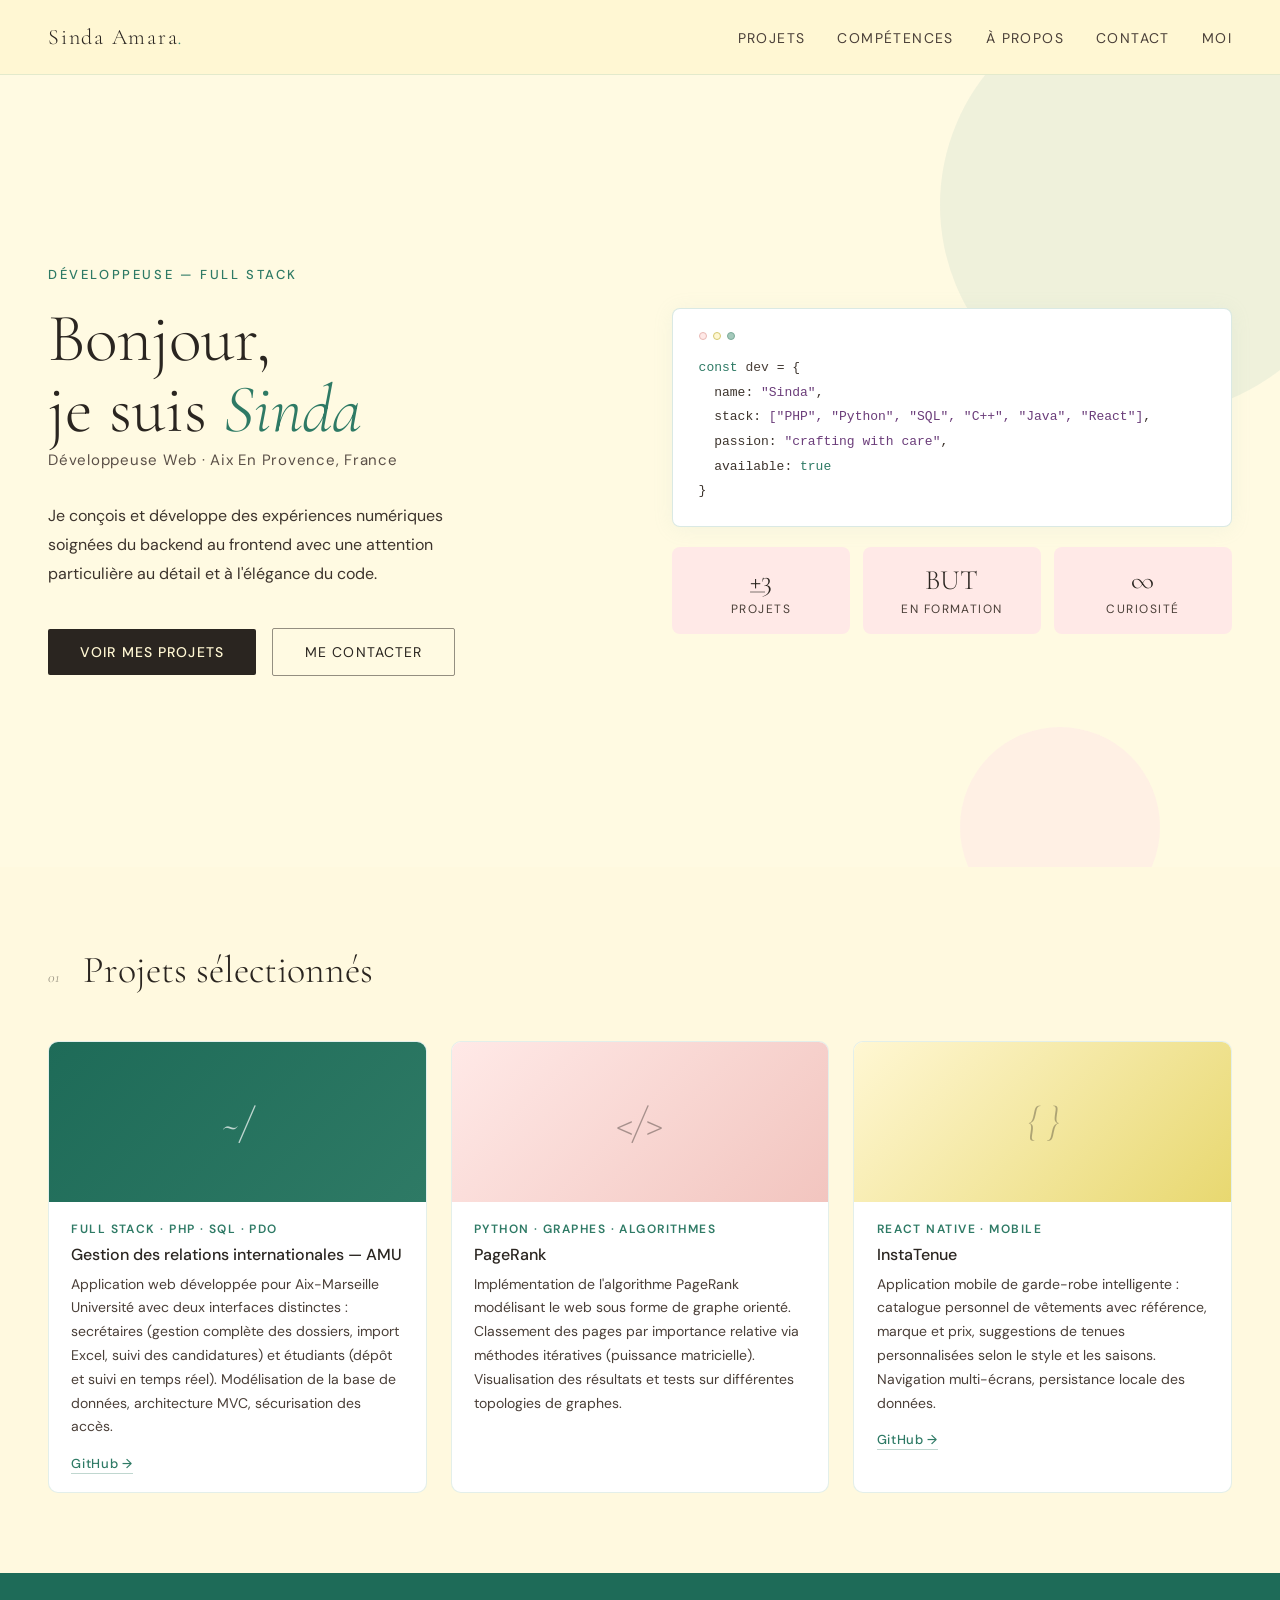
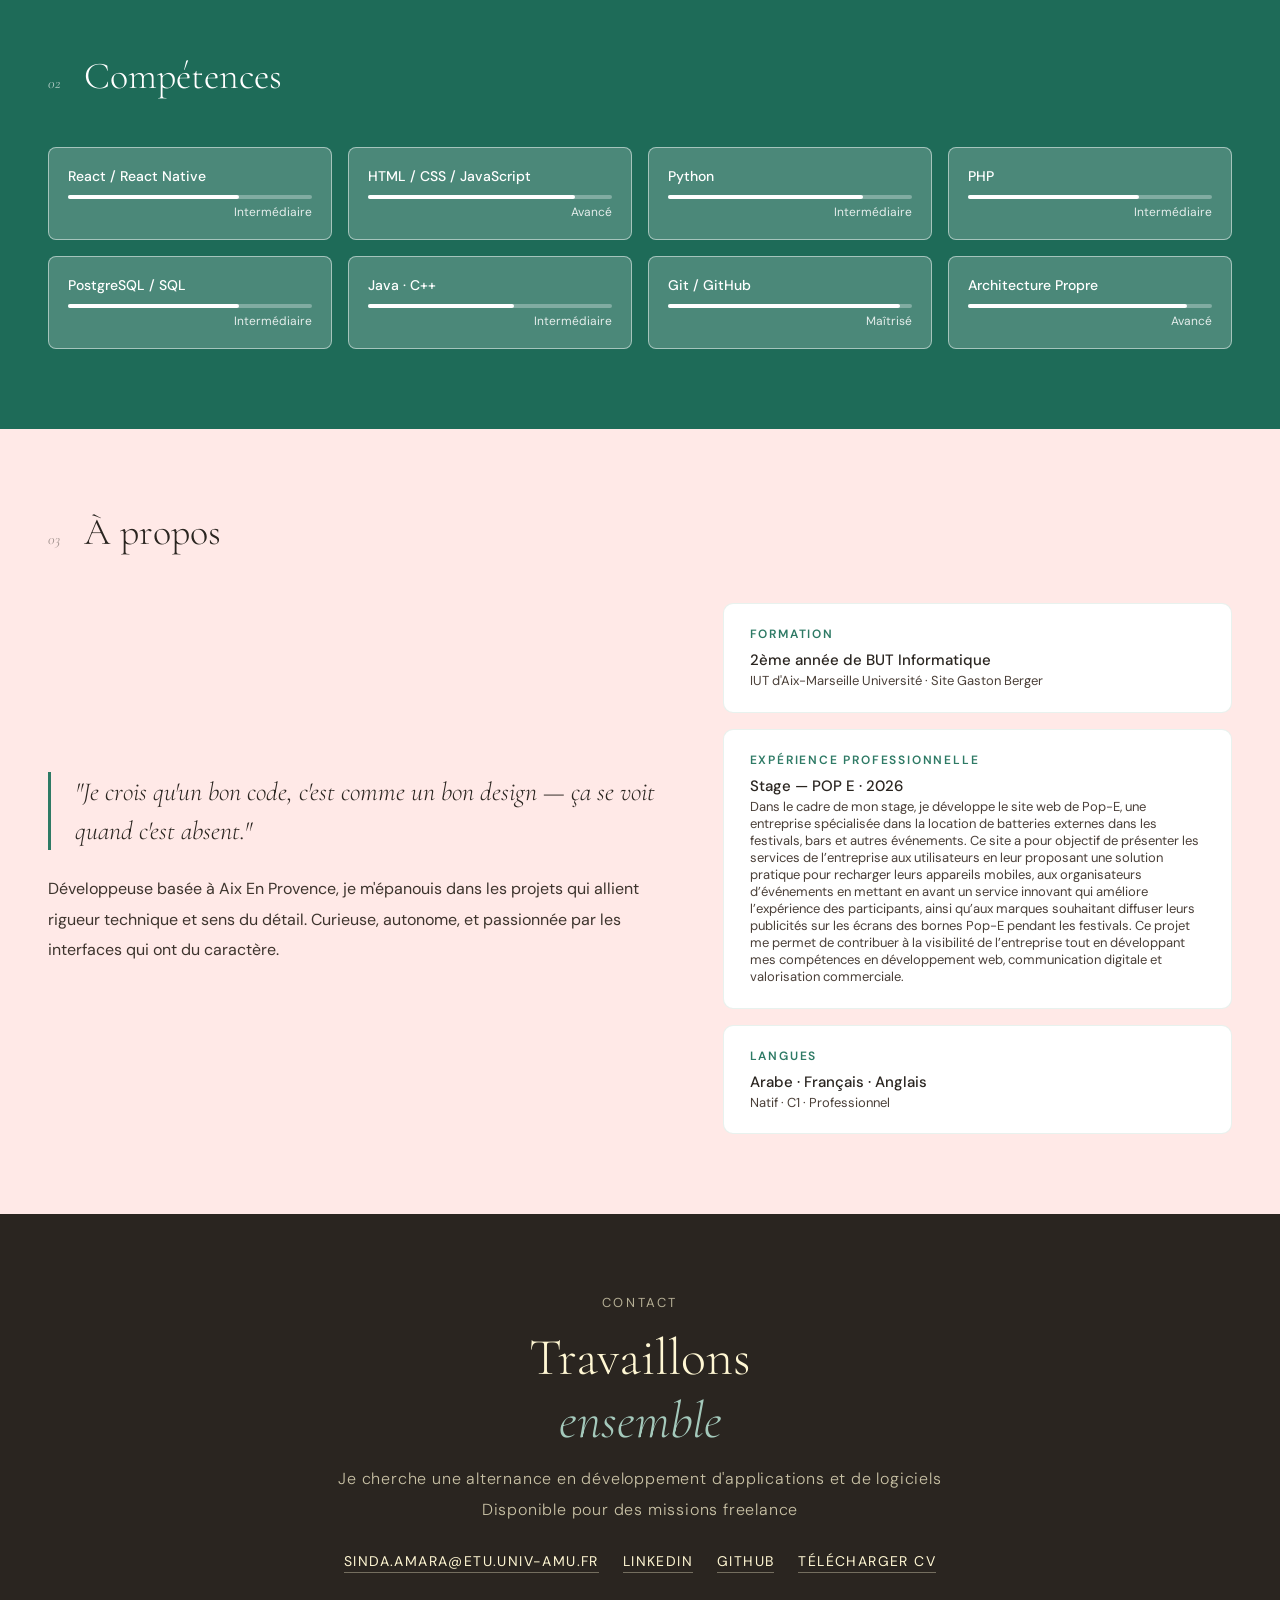
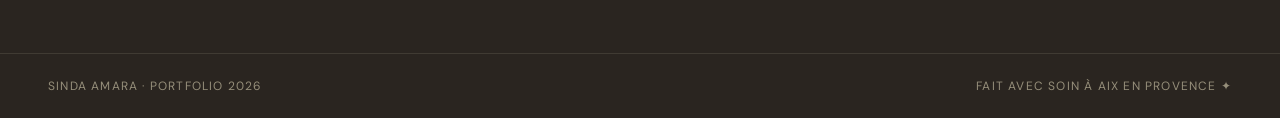
<file: index.html>
<!DOCTYPE html>
<html lang="fr">
<head>
  <meta charset="UTF-8" />
  <meta name="viewport" content="width=device-width, initial-scale=1.0" />
  <title>Portfolio — Sinda Amara</title>
  <link href="https://fonts.googleapis.com/css2?family=Cormorant+Garamond:ital,wght@0,300;0,400;1,300;1,400&family=DM+Sans:wght@300;400;500&display=swap" rel="stylesheet" />
  <link rel="stylesheet" href="style.css" />
</head>
<body>

  <!-- NAV -->
  <nav>
    <span class="nav-logo">Sinda Amara<em>.</em></span>
    <ul class="nav-links">
      <li><a href="#projets">Projets</a></li>
      <li><a href="#competences">Compétences</a></li>
      <li><a href="#apropos">À propos</a></li>
      <li><a href="#contact">Contact</a></li>
      <li><a href="moi.html">Moi</a></li>
    </ul>
    <button class="burger" id="burger" aria-label="Menu">
      <span></span>
      <span></span>
      <span></span>
    </button>
  </nav>

  <!-- HERO -->
  <section class="hero">
    <div class="hero-text">
      <p class="hero-eyebrow">Développeuse — Full Stack</p>
      <h1 class="hero-name">Bonjour,<br>je suis <em>Sinda</em></h1>
      <p class="hero-title">Développeuse Web · Aix En Provence, France</p>
      <p class="hero-desc">Je conçois et développe des expériences numériques soignées du backend au frontend avec une attention particulière au détail et à l'élégance du code.</p>
      <div class="hero-cta">
        <button class="btn-primary" onclick="document.getElementById('projets').scrollIntoView({behavior:'smooth'})">Voir mes projets</button>
        <button class="btn-ghost" onclick="document.getElementById('contact').scrollIntoView({behavior:'smooth'})">Me contacter</button>
      </div>
    </div>
    <div class="hero-visual">
      <div class="code-card">
        <div class="code-card-header">
          <div class="dot dot-r"></div>
          <div class="dot dot-y"></div>
          <div class="dot dot-g"></div>
        </div>
        <div class="code-line"><span class="kw">const</span> <span class="fn">dev</span> = {</div>
        <div class="code-line">&nbsp;&nbsp;name: <span class="str">"Sinda"</span>,</div>
        <div class="code-line">&nbsp;&nbsp;stack: <span class="str">["PHP", "Python", "SQL", "C++", "Java", "React"]</span>,</div>
        <div class="code-line">&nbsp;&nbsp;passion: <span class="str">"crafting with care"</span>,</div>
        <div class="code-line">&nbsp;&nbsp;available: <span class="kw">true</span></div>
        <div class="code-line">}</div>
      </div>
      <div class="stat-row">
        <!-- Lien cliquable vers la section projets -->
        <a href="#projets" class="stat-card stat-card-link" title="Voir tous les projets">
          <span class="stat-number">+3</span>
          <span class="stat-label">Projets</span>
        </a>
        <div class="stat-card">
          <!-- Remplacé "2 ans d'expérience" par quelque chose d'honnête -->
          <span class="stat-number">BUT</span>
          <span class="stat-label">En formation</span>
        </div>
        <div class="stat-card">
          <span class="stat-number">∞</span>
          <span class="stat-label">Curiosité</span>
        </div>
      </div>
    </div>
  </section>

  <!-- PROJETS -->
  <section class="section section-cream" id="projets">
    <div class="section-header">
      <span class="section-num">01</span>
      <h2 class="section-title">Projets sélectionnés</h2>
    </div>
    <div class="projects-grid">

      <div class="project-card">
        <div class="project-thumb thumb-1">~/</div>
        <div class="project-info">
          <p class="project-tag">Full Stack · PHP · SQL · PDO</p>
          <p class="project-name">Gestion des relations internationales — AMU</p>
          <p class="project-desc">Application web développée pour Aix-Marseille Université avec deux interfaces distinctes : secrétaires (gestion complète des dossiers, import Excel, suivi des candidatures) et étudiants (dépôt et suivi en temps réel). Modélisation de la base de données, architecture MVC, sécurisation des accès.</p>
          <div class="project-links">
            <a class="project-link" href="https://github.com/adam-KUROPATWA-BUTTE/SAE_GROUPE14_RI" target="_blank">GitHub →</a>
          </div>
        </div>
      </div>

      <div class="project-card">
        <div class="project-thumb thumb-2">&lt;/&gt;</div>
        <div class="project-info">
          <p class="project-tag">Python · Graphes · Algorithmes</p>
          <p class="project-name">PageRank</p>
          <p class="project-desc">Implémentation de l'algorithme PageRank modélisant le web sous forme de graphe orienté. Classement des pages par importance relative via méthodes itératives (puissance matricielle). Visualisation des résultats et tests sur différentes topologies de graphes.</p>
         
        </div>
      </div>

      <div class="project-card">
        <div class="project-thumb thumb-3">{ }</div>
        <div class="project-info">
          <p class="project-tag">React Native · Mobile</p>
          <p class="project-name">InstaTenue</p>
          <p class="project-desc">Application mobile de garde-robe intelligente : catalogue personnel de vêtements avec référence, marque et prix, suggestions de tenues personnalisées selon le style et les saisons. Navigation multi-écrans, persistance locale des données.</p>
          <div class="project-links">
            <a class="project-link" href="https://github.com/sindaAmara/InstaTenue_projet" target="_blank">GitHub →</a>
          </div>
        </div>
      </div>

      
    </div>
  </section>

  <!-- COMPÉTENCES -->
  <section class="section section-mint" id="competences">
    <div class="section-header">
      <span class="section-num">02</span>
      <h2 class="section-title">Compétences</h2>
    </div>
    <div class="skills-grid">
      <div class="skill-item">
        <p class="skill-name">React / React Native</p>
        <div class="skill-bar-bg"><div class="skill-bar" style="width:70%"></div></div>
        <p class="skill-level">Intermédiaire</p>
      </div>
      <div class="skill-item">
        <p class="skill-name">HTML / CSS / JavaScript</p>
        <div class="skill-bar-bg"><div class="skill-bar" style="width:85%"></div></div>
        <p class="skill-level">Avancé</p>
      </div>
      <div class="skill-item">
        <p class="skill-name">Python</p>
        <div class="skill-bar-bg"><div class="skill-bar" style="width:80%"></div></div>
        <p class="skill-level">Intermédiaire</p>
      </div>
      <div class="skill-item">
        <p class="skill-name">PHP</p>
        <div class="skill-bar-bg"><div class="skill-bar" style="width:70%"></div></div>
        <p class="skill-level">Intermédiaire</p>
      </div>
      <div class="skill-item">
        <p class="skill-name">PostgreSQL / SQL</p>
        <div class="skill-bar-bg"><div class="skill-bar" style="width:70%"></div></div>
        <p class="skill-level">Intermédiaire</p>
      </div>
      <div class="skill-item">
        <p class="skill-name">Java · C++</p>
        <div class="skill-bar-bg"><div class="skill-bar" style="width:60%"></div></div>
        <p class="skill-level">Intermédiaire</p>
      </div>
      <div class="skill-item">
        <p class="skill-name">Git / GitHub</p>
        <div class="skill-bar-bg"><div class="skill-bar" style="width:95%"></div></div>
        <p class="skill-level">Maîtrisé</p>
      </div>
      <div class="skill-item">
        <p class="skill-name">Architecture Propre</p>
        <div class="skill-bar-bg"><div class="skill-bar" style="width:90%"></div></div>
        <p class="skill-level">Avancé</p>
      </div>
    </div>
  </section>

  <!-- À PROPOS -->
  <section class="section section-blush" id="apropos">
    <div class="section-header">
      <span class="section-num">03</span>
      <h2 class="section-title">À propos</h2>
    </div>
    <div class="about-grid">
      <div>
        <p class="about-quote">"Je crois qu'un bon code, c'est comme un bon design — ça se voit quand c'est absent."</p>
        <p class="about-text">Développeuse basée à Aix En Provence, je m'épanouis dans les projets qui allient rigueur technique et sens du détail. Curieuse, autonome, et passionnée par les interfaces qui ont du caractère.</p>
      </div>
      <div class="info-cards">
        <div class="info-card">
          <p class="info-card-label">Formation</p>
          <p class="info-card-title">2ème année de BUT Informatique</p>
          <p class="info-card-sub">IUT d'Aix-Marseille Université · Site Gaston Berger</p>
        </div>
        <div class="info-card">
          <p class="info-card-label">Expérience professionnelle</p>
          <p class="info-card-title">Stage — POP E · 2026 </p>
          <p class="info-card-sub">Dans le cadre de mon stage, je développe le site web de Pop-E, une entreprise spécialisée dans la location de batteries externes dans les festivals, bars et autres événements. Ce site a pour objectif de présenter les services de l’entreprise aux utilisateurs en leur proposant une solution pratique pour recharger leurs appareils mobiles, aux organisateurs d’événements en mettant en avant un service innovant qui améliore l’expérience des participants, ainsi qu’aux marques souhaitant diffuser leurs publicités sur les écrans des bornes Pop-E pendant les festivals. Ce projet me permet de contribuer à la visibilité de l’entreprise tout en développant mes compétences en développement web, communication digitale et valorisation commerciale.</p>
        </div>
        <div class="info-card">
          <p class="info-card-label">Langues</p>
          <p class="info-card-title">Arabe · Français · Anglais</p>
          <p class="info-card-sub">Natif  · C1 · Professionnel</p>
        </div>
      </div>
    </div>
  </section>

  <!-- CONTACT -->
  <section class="contact-section" id="contact">
    <p class="contact-eyebrow">Contact</p>
    <h2 class="contact-title">Travaillons<br><em>ensemble</em></h2>    
    <p class="contact-sub">Je cherche une alternance en développement d'applications et de logiciels</p>
    <p class="contact-sub">Disponible pour des missions freelance</p>
    <div class="contact-links">
      <a class="contact-link" href="mailto:sinda.amara@etu.univ-amu.fr">sinda.amara@etu.univ-amu.fr</a>
      <a class="contact-link" href="https://www.linkedin.com/in/sinda-amara-1ab328324/" target="_blank">LinkedIn</a>
      <a class="contact-link" href="https://github.com/sindaAmara" target="_blank">GitHub</a>
      <a class="contact-link" href="cv.pdf" target="_blank">Télécharger CV</a>
    </div>
  </section>

  <footer>
    <span>Sinda Amara · Portfolio 2026</span>
    <span>Fait avec soin à Aix En Provence ✦</span>
  </footer>

  <script>
  const burger = document.getElementById('burger');
  const navLinks = document.querySelector('.nav-links');
  burger.addEventListener('click', () => {
    burger.classList.toggle('open');
    navLinks.classList.toggle('open');
  });
  navLinks.querySelectorAll('a').forEach(a => {
    a.addEventListener('click', () => {
      burger.classList.remove('open');
      navLinks.classList.remove('open');
    });
  });
  </script>

</body>
</html>
</file>
<file: style.css>
* { box-sizing: border-box; margin: 0; padding: 0; }

body {
  font-family: 'DM Sans', sans-serif;
  background: #fffae2;
  color: #2a2520;
}

nav {
  display: flex;
  justify-content: space-between;
  align-items: center;
  padding: 1.5rem 3rem;
  background: #FFF7D3;
  border-bottom: 1px solid rgba(164,201,187,0.3);
  position: sticky;
  top: 0;
  z-index: 10;
}

.nav-logo {
  font-family: 'Cormorant Garamond', serif;
  font-size: 22px;
  font-weight: 300;
  letter-spacing: 0.08em;
  color: #2a2520;
}

.nav-logo em { font-style: italic; color: #3a8c76; }

.nav-links {
  display: flex;
  gap: 2rem;
  list-style: none;
}

.nav-links a {
  font-size: 14px; /* was 13px */
  font-weight: 400; /* was 300 — better readability */
  letter-spacing: 0.1em;
  text-decoration: none;
  color: #4a3f38; /* was #6b6057 — improved contrast */
  text-transform: uppercase;
  transition: color 0.2s;
}

.nav-links a:hover { color: #2a2520; }

/* ── HERO ── */
.hero {
  display: grid;
  grid-template-columns: 1fr 1fr;
  min-height: 88vh;
  padding: 0 3rem;
  align-items: center;
  gap: 4rem;
  position: relative;
  overflow: hidden;
}

.hero::before {
  content: '';
  position: absolute;
  right: -80px; top: -80px;
  width: 420px; height: 420px;
  background: #A4C9BB;
  border-radius: 50%;
  opacity: 0.18;
}

.hero::after {
  content: '';
  position: absolute;
  right: 120px; bottom: -60px;
  width: 200px; height: 200px;
  background: #FFE9E7;
  border-radius: 50%;
  opacity: 0.6;
}

.hero-text { position: relative; z-index: 1; }

.hero-eyebrow {
  font-size: 13px; /* was 11px */
  letter-spacing: 0.2em;
  text-transform: uppercase;
  color: #2e7a65; /* was #A4C9BB — much better contrast on cream */
  margin-bottom: 1.2rem;
  font-weight: 500;
}

.hero-name {
  font-family: 'Cormorant Garamond', serif;
  font-size: 68px;
  font-weight: 300;
  line-height: 1.05;
  color: #2a2520;
  margin-bottom: 0.3rem;
}

.hero-name em { font-style: italic; color: #2e7a65; } /* was #A4C9BB */

.hero-title {
  font-size: 15px; /* was 14px */
  font-weight: 400;
  color: #5a4f47; /* was #8a7a70 */
  letter-spacing: 0.05em;
  margin-bottom: 2rem;
}

.hero-desc {
  font-size: 16px; /* was 15px */
  line-height: 1.8;
  color: #3d342d; /* was #5a4f47 */
  max-width: 400px;
  margin-bottom: 2.5rem;
}

.hero-cta { display: flex; gap: 1rem; align-items: center; }

.btn-primary {
  background: #2a2520;
  color: #FFF7D3;
  border: none;
  padding: 0.85rem 2rem;
  font-family: 'DM Sans', sans-serif;
  font-size: 14px; /* was 13px */
  letter-spacing: 0.08em;
  cursor: pointer;
  border-radius: 2px;
  text-transform: uppercase;
  font-weight: 500;
  transition: opacity 0.2s;
}
.btn-primary:hover { opacity: 0.8; }

.btn-ghost {
  background: transparent;
  color: #2a2520;
  border: 1px solid rgba(42,37,32,0.5);
  padding: 0.85rem 2rem;
  font-family: 'DM Sans', sans-serif;
  font-size: 14px; /* was 13px */
  letter-spacing: 0.08em;
  cursor: pointer;
  border-radius: 2px;
  text-transform: uppercase;
  font-weight: 400;
  transition: background 0.2s;
}
.btn-ghost:hover { background: rgba(42,37,32,0.05); }

/* ── HERO VISUAL ── */
.hero-visual {
  display: flex;
  flex-direction: column;
  gap: 1.2rem;
  position: relative;
  z-index: 1;
}

.code-card {
  background: #fff;
  border: 1px solid rgba(164,201,187,0.4);
  border-radius: 8px;
  padding: 1.4rem 1.6rem;
  box-shadow: 0 2px 20px rgba(164,201,187,0.12);
}

.code-card-header {
  display: flex;
  align-items: center;
  gap: 6px;
  margin-bottom: 1rem;
}

.dot { width: 8px; height: 8px; border-radius: 50%; }
.dot-r { background: #FFE9E7; border: 1px solid #e8b8b4; }
.dot-y { background: #FFF7D3; border: 1px solid #d4c870; }
.dot-g { background: #A4C9BB; border: 1px solid #7aaa98; }

.code-line {
  font-family: 'Courier New', monospace;
  font-size: 13px; /* was 12px */
  line-height: 1.9;
  color: #3d342d; /* was #6b6057 — better contrast on white */
}
.code-line .kw  { color: #2e7a65; } /* was #A4C9BB — better contrast */
.code-line .str { color: #6b3d7a; } /* was #957586 — better contrast */
.code-line .fn  { color: #4a3f38; } /* was #8a7a70 — better contrast */

.stat-row {
  display: grid;
  grid-template-columns: repeat(3, 1fr);
  gap: 0.8rem;
}

.stat-card {
  background: #FFE9E7;
  border-radius: 8px;
  padding: 1rem;
  text-align: center;
}

/* Stat card as clickable link */
.stat-card-link {
  text-decoration: none;
  display: block;
  transition: transform 0.2s, box-shadow 0.2s;
}
.stat-card-link:hover {
  transform: translateY(-2px);
  box-shadow: 0 4px 16px rgba(42,37,32,0.12);
}
.stat-card-link .stat-number { text-decoration: underline; text-decoration-color: rgba(42,37,32,0.3); }

.stat-number {
  font-family: 'Cormorant Garamond', serif;
  font-size: 28px;
  font-weight: 300;
  color: #2a2520;
  display: block;
}

.stat-label {
  font-size: 12px; /* was 10px */
  text-transform: uppercase;
  letter-spacing: 0.12em;
  color: #4a3f38; /* was #8a7a70 */
  margin-top: 2px;
}

/* ── SECTIONS ── */
.section { padding: 5rem 3rem; }
.section-cream { background: #fff9df; }
.section-mint  { background: #1e6b58; } /* was #A4C9BB — much better contrast for white text */
.section-blush { background: #FFE9E7; }

/* Fix scroll offset caused by sticky nav */
.section,
.contact-section {
  scroll-margin-top: 72px;
}

.section-header {
  display: flex;
  align-items: baseline;
  gap: 1.5rem;
  margin-bottom: 3rem;
}

.section-num {
  font-family: 'Cormorant Garamond', serif;
  font-size: 15px; /* was 14px */
  color: rgba(42,37,32,0.45);
  font-style: italic;
}

.section-title {
  font-family: 'Cormorant Garamond', serif;
  font-size: 38px;
  font-weight: 300;
  color: #2a2520;
}

.section-mint .section-title { color: #fff; }
.section-mint .section-num   { color: rgba(255,255,255,0.65); }

/* ── PROJECTS ── */
.projects-grid {
  display: grid;
  grid-template-columns: repeat(3, 1fr);
  gap: 1.5rem;
}

.project-card {
  background: #fff;
  border-radius: 10px;
  overflow: hidden;
  border: 1px solid rgba(164,201,187,0.3);
  transition: transform 0.25s, box-shadow 0.25s;
}
.project-card:hover {
  transform: translateY(-4px);
  box-shadow: 0 8px 30px rgba(164,201,187,0.2);
}

.project-thumb {
  height: 160px;
  display: flex;
  align-items: center;
  justify-content: center;
  font-family: 'Cormorant Garamond', serif;
  font-size: 42px;
  font-weight: 300;
  font-style: italic;
}

.thumb-1 { background: linear-gradient(135deg, #1e6b58 0%, #2e7a65 100%); color: rgba(255,255,255,0.7); }
.thumb-2 { background: linear-gradient(135deg, #FFE9E7 0%, #f2c5bf 100%); color: rgba(42,37,32,0.4); }
.thumb-3 { background: linear-gradient(135deg, #FFF7D3 0%, #e8d870 100%); color: rgba(42,37,32,0.35); }

.project-info { padding: 1.2rem 1.4rem; }

.project-tag {
  font-size: 12px; /* was 10px */
  text-transform: uppercase;
  letter-spacing: 0.12em;
  color: #2e7a65; /* was #A4C9BB — better contrast on white */
  font-weight: 600;
  margin-bottom: 0.4rem;
}

.project-name {
  font-size: 16px; /* was 15px */
  font-weight: 500;
  color: #2a2520;
  margin-bottom: 0.5rem;
}

.project-desc {
  font-size: 14px; /* was 12px */
  color: #4a3f38; /* was #8a7a70 — better contrast */
  line-height: 1.7;
}

.project-links {
  margin-top: 0.8rem;
}

.project-link {
  font-size: 13px;
  color: #2e7a65;
  text-decoration: none;
  font-weight: 500;
  letter-spacing: 0.05em;
  border-bottom: 1px solid rgba(46,122,101,0.3);
  padding-bottom: 1px;
  transition: border-color 0.2s;
}
.project-link:hover { border-color: #2e7a65; }

/* ── SKILLS ── */
.skills-grid {
  display: grid;
  grid-template-columns: repeat(4, 1fr);
  gap: 1rem;
}

.skill-item {
  background: rgba(255,255,255,0.2);
  border: 1px solid rgba(255,255,255,0.5);
  border-radius: 8px;
  padding: 1.2rem;
}

.skill-name {
  font-size: 14px; /* was 13px */
  font-weight: 500;
  color: #fff;
  margin-bottom: 0.6rem;
}

.skill-bar-bg {
  height: 4px; /* was 3px */
  background: rgba(255,255,255,0.3);
  border-radius: 2px;
}

.skill-bar {
  height: 4px; /* was 3px */
  background: #fff;
  border-radius: 2px;
}

.skill-level {
  font-size: 12px; /* was 10px */
  color: rgba(255,255,255,0.85); /* was 0.6 — better contrast */
  margin-top: 5px;
  text-align: right;
}

/* ── ABOUT ── */
.about-grid {
  display: grid;
  grid-template-columns: 1.2fr 1fr;
  gap: 4rem;
  align-items: center;
}

.about-quote {
  font-family: 'Cormorant Garamond', serif;
  font-size: 26px;
  font-style: italic;
  font-weight: 300;
  color: #2a2520;
  line-height: 1.5;
  margin-bottom: 1.5rem;
  padding-left: 1.5rem;
  border-left: 3px solid #2e7a65;
}

.about-text {
  font-size: 16px;
  line-height: 1.9;
  color: #3d342d; /* was #5a4f47 */
}

.info-card {
  background: #fff;
  border-radius: 10px;
  padding: 1.4rem 1.6rem;
  border: 1px solid rgba(164,201,187,0.25);
}

.info-card-label {
  font-size: 12px; /* was 11px */
  text-transform: uppercase;
  letter-spacing: 0.15em;
  color: #2e7a65; /* was #A4C9BB */
  margin-bottom: 0.5rem;
  font-weight: 600;
}

.info-card-title {
  font-size: 15px; /* was 14px */
  font-weight: 500;
  color: #2a2520;
}

.info-card-sub {
  font-size: 13px; /* was 12px */
  color: #4a3f38; /* was #8a7a70 */
  margin-top: 2px;
}

/* ── CONTACT ── */
.contact-section {
  padding: 5rem 3rem;
  background: #2a2520;
  text-align: center;
}

.contact-eyebrow {
  font-size: 13px; /* was 11px */
  letter-spacing: 0.2em;
  text-transform: uppercase;
  color: rgba(255,247,211,0.65); /* was 0.4 */
  margin-bottom: 1rem;
}

.contact-title {
  font-family: 'Cormorant Garamond', serif;
  font-size: 52px;
  font-weight: 300;
  color: #FFF7D3;
  margin-bottom: 1rem;
  line-height: 1.2;
}

.contact-title em { color: #A4C9BB; font-style: italic; }

.contact-sub {
  color: rgba(255,247,211,0.75); /* was 0.5 — better readability */
  font-size: 16px; /* was 14px */
  font-weight: 300;
  margin-bottom: 0.6rem;
  letter-spacing: 0.05em;
}

.contact-links {
  display: flex;
  justify-content: center;
  gap: 1.5rem;
  flex-wrap: wrap;
  margin-top: 2rem;
}

.contact-link {
  color: #FFF7D3;
  text-decoration: none;
  font-size: 14px; /* was 13px */
  letter-spacing: 0.1em;
  text-transform: uppercase;
  border-bottom: 1px solid rgba(255,247,211,0.35);
  padding-bottom: 2px;
  font-weight: 400;
  transition: border-color 0.2s;
}
.contact-link:hover { border-color: rgba(255,247,211,0.8); }

footer {
  background: #2a2520;
  padding: 1.5rem 3rem;
  display: flex;
  justify-content: space-between;
  align-items: center;
  border-top: 1px solid rgba(255,247,211,0.1);
}

footer span {
  font-size: 12px; /* was 11px */
  color: rgba(255,247,211,0.5); /* was 0.3 */
  letter-spacing: 0.1em;
  text-transform: uppercase;
}

/* ── RESPONSIVE ── */
@media (max-width: 900px) {
  .hero, .about-grid {
    grid-template-columns: 1fr;
    padding: 3rem 1.5rem;
    gap: 2rem;
  }
  .hero { min-height: unset; padding-top: 3rem; padding-bottom: 3rem; }
  .hero-name { font-size: 46px; }
  .projects-grid { grid-template-columns: 1fr; }
  .skills-grid { grid-template-columns: repeat(2, 1fr); }
  nav { padding: 1rem 1.5rem; }
  .nav-links { gap: 1rem; }
  .section { padding: 3rem 1.5rem; }
  .contact-title { font-size: 36px; }
  footer { flex-direction: column; gap: 0.5rem; text-align: center; }
}

/* ── INFO CARDS STACK ── */
.info-cards {
  display: flex;
  flex-direction: column;
  gap: 1rem;
}

/* ── BURGER ── */
.burger {
  display: none;
  flex-direction: column;
  justify-content: center;
  gap: 5px;
  background: none;
  border: none;
  cursor: pointer;
  padding: 4px;
  z-index: 20;
}

.burger span {
  display: block;
  width: 22px;
  height: 1.5px;
  background: #2a2520;
  border-radius: 2px;
  transition: transform 0.3s, opacity 0.3s;
  transform-origin: center;
}

.burger.open span:nth-child(1) { transform: translateY(6.5px) rotate(45deg); }
.burger.open span:nth-child(2) { opacity: 0; transform: scaleX(0); }
.burger.open span:nth-child(3) { transform: translateY(-6.5px) rotate(-45deg); }

@media (max-width: 900px) {
  .burger { display: flex; }

  .nav-links {
    position: fixed;
    top: 0; right: 0;
    width: 100vw;
    height: 100vh;
    background: #FFF7D3;
    flex-direction: column;
    justify-content: center;
    align-items: center;
    gap: 2.5rem;
    opacity: 0;
    pointer-events: none;
    transition: opacity 0.3s;
    z-index: 15;
  }

  .nav-links.open {
    opacity: 1;
    pointer-events: all;
  }

  .nav-links a {
    font-size: 20px;
    letter-spacing: 0.15em;
  }
}
</file>
